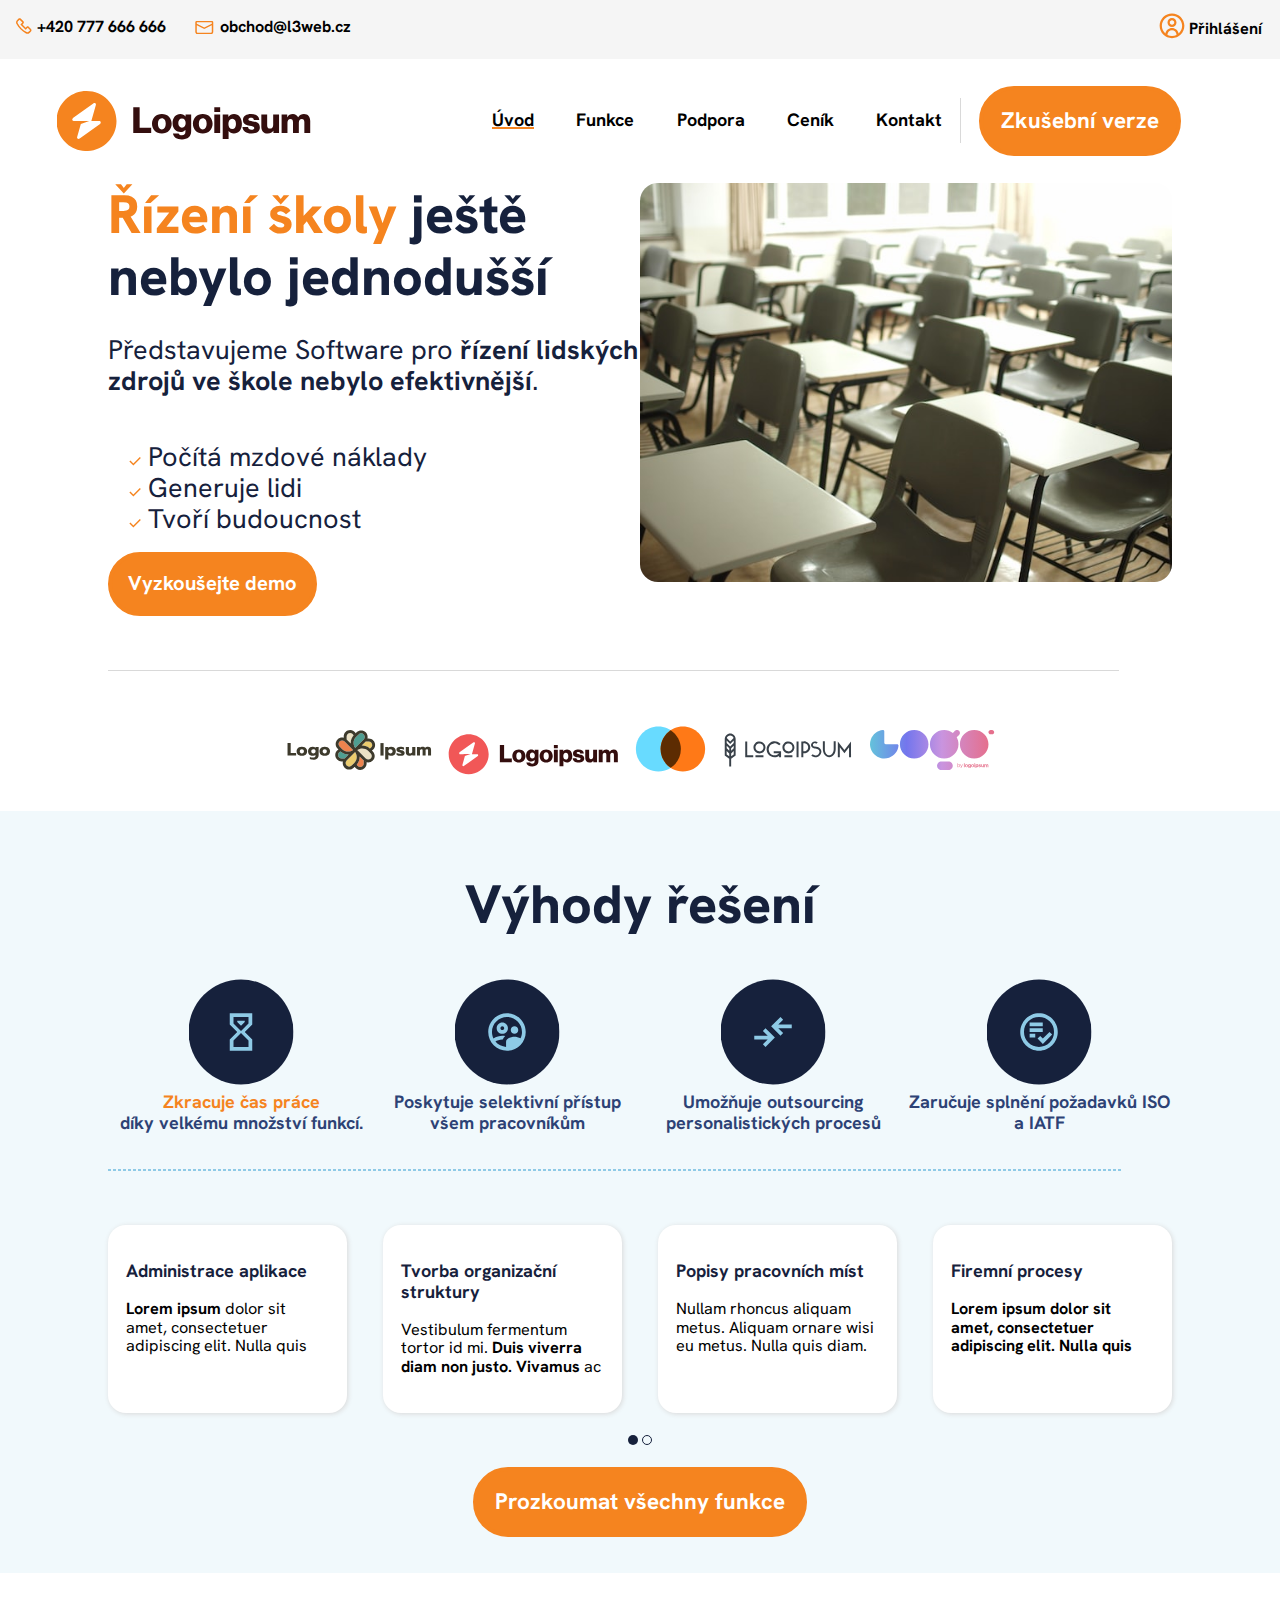
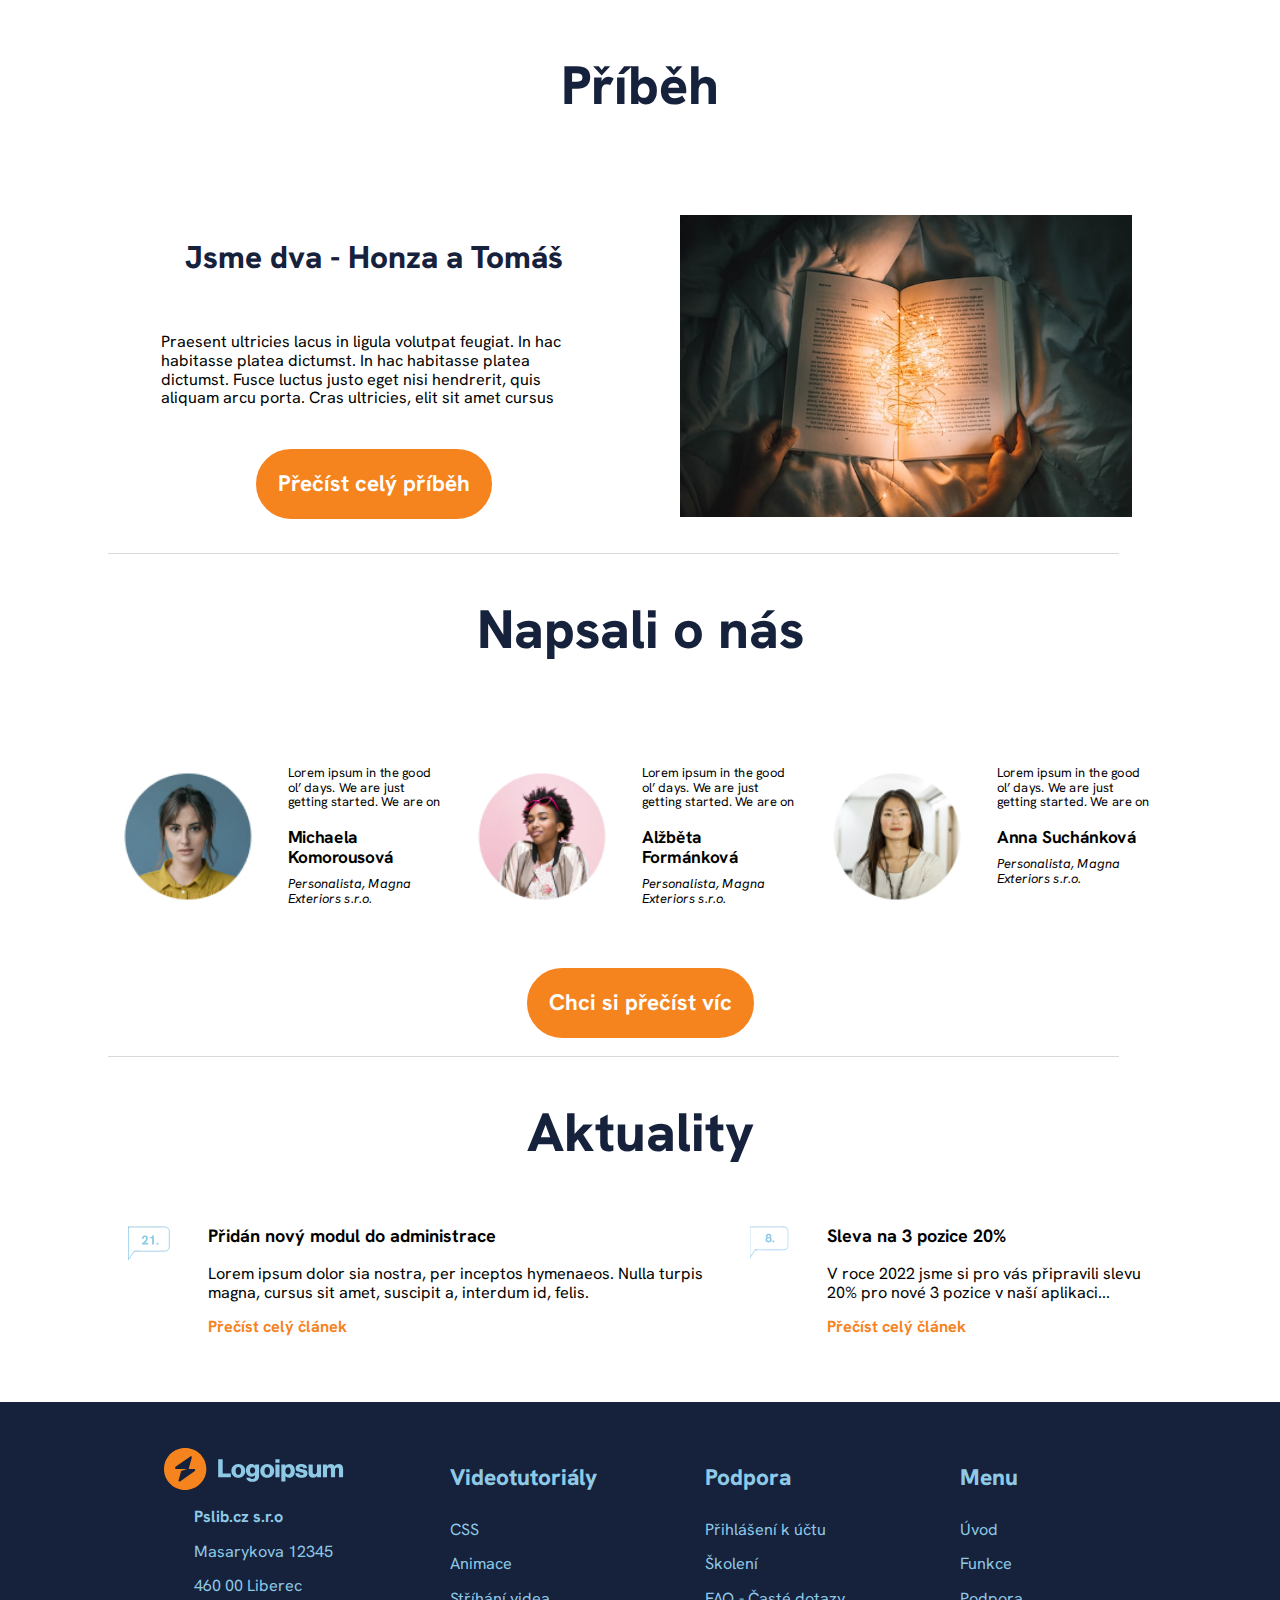
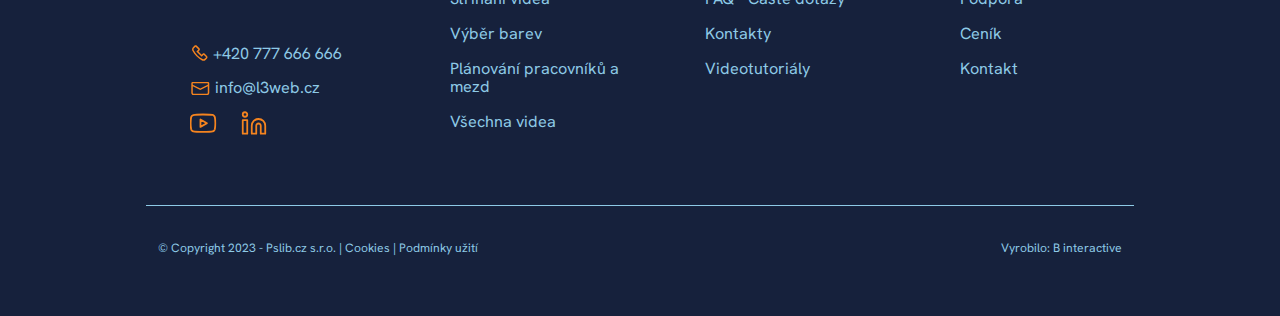
<file: index.html>
<!DOCTYPE html>
<html lang="cs">
<head>
    <meta charset="UTF-8">
    <meta http-equiv="X-UA-Compatible" content="IE=edge">
    <meta name="viewport" content="width=device-width, initial-scale=1.0">
    <link rel="stylesheet" href="css/normalize.css">
    <link rel="stylesheet" href="css/font.css">
    <link rel="stylesheet" href="css/main.css">
    <link rel="stylesheet" href="css/hamburger.css">
    <script src="hamburger.js"></script>
    <title>Logoipsum | Homepage</title>
</head>
<body>
    <header class="header">
        <div class="header__kontakt">
            <address class="header__kontakt__address">
                <div class="header__kontakt--phone phone smalltext bold"><a href="tel:+420777666666">+420 777 666 666</a></div>
                <div class="header__kontakt--mail mail smalltext bold"><a href="mailto:obchod@l3web.cz">obchod@l3web.cz</a></div>
            </address>
            <div class="header__kontakt--login">
                <p class="login smalltext bold"><a href="">Přihlášení</a></p>
            </div>
        </div>
        <h1 class="logo--hidden">Logoipsum</h1>
        <div class="header__box">
            <div class="logo--img header__logo--img">
                <a href="index.html">
                    <img src="ico/logo-default.svg" alt="Logoipsum">
                </a>
            </div >
            <div class="hamburger__box">
                <div class="hamburger-row">
                    <a href="javascript:void(0)" class="hamburger hamburger-btn hamburger-zone">
                        <span></span>
                        <span></span>
                        <span></span>
                    </a>
                </div>
                <nav class="hamburger-nav hamburger-zone bold">
                    <ul>
                        <li class="li--uvod"><a href="index.html">Úvod</a></li>
                        <li class="li--funkce"><a href="funkce.html">Funkce</a></li>
                        <li><a href="">Podpora</a></li>
                        <li><a href="">Ceník</a></li>
                        <li class="li--kontakt"><a href="kontakt.html">Kontakt</a></li>
                    </ul>
                </nav>
            </div >
            <div class="header__aside">
            <nav class="header__menu header__menu--uvod bold">
                <ul>
                    <li class="li--uvod"><a href="index.html">Úvod</a></li>
                    <li class="li--funkce"><a href="funkce.html">Funkce</a></li>
                    <li><a href="">Podpora</a></li>
                    <li><a href="">Ceník</a></li>
                    <li class="li--kontakt"><a href="kontakt.html">Kontakt</a></li>
                </ul>
            </nav>
            <p class="button header__button"><a href="">Zkušební verze</a></p>
        </div>
        </div> 
        
    </header>
    <main class="main">
        <section class="section skola">
                <header class="section__header">
                    <h2><span class="orange">Řízení školy</span> ještě nebylo jednodušší</h2>
                </header>
                <p class="navy">Představujeme Software pro <span class="bold">řízení lidských zdrojů ve škole nebylo efektivnější</span>.</p>
                    <ul class="skola__list">
                            <li class="smalltext navy">Počítá mzdové náklady</li>
                            <li class="smalltext navy">Generuje lidi</li>
                            <li class="smalltext navy">Tvoří budoucnost</li>
                    </ul>
                <p class="button skola__button"><a href="">Vyzkoušejte demo</a></p>
                <figure class="figure skola__figure">
                    <img src="img/school-small.jpg" alt="Prázdná školní třída">
                    <figcaption>Prázdná školní třída</figcaption>
                </figure>
        </section>
        <div class="sponsors">
            <figure class="figure sponsors__logo--one">
                <img src="ico/sponsor1.svg" alt="Logo prvního sponzora">
            </figure >
            <figure class="figure sponsors__logo--two">
                <img src="ico/sponsor2.svg" alt="Logo druhého sponzora">
            </figure>
            <figure class="figure sponsors__logo--three">
                <img src="ico/sponsor3.svg" alt="Logo třetího sponzora">
            </figure>
            <figure class="figure sponsors__logo--four">
                <img src="ico/sponsor4.svg" alt="Logo čtvrtého sponzora">
            </figure>
            <figure class="figure sponsors__logo--five">
                <img src="ico/sponsor5.svg" alt="Logo pátého sponzora">
            </figure>
        </div>
        <section class="section vyhody">
            <header class="section__header">
                <h2>Výhody řešení </h2>
            </header>
                <div class="vyhody__icons">
                    <p class="vyhody__icons--time bold blue"><span class="orange">Zkracuje čas práce</span> díky velkému množství funkcí.</p>
                    <p class="vyhody__icons--people bold blue">Poskytuje selektivní přístup všem pracovníkům</p>
                    <p class="vyhody__icons--arrows bold blue">Umožňuje outsourcing personalistických procesů</p>
                    <p class="vyhody__icons--note bold blue">Zaručuje splnění požadavků ISO a IATF</p>
                </div>
                <div class="vyhody__slider vyhody__slider--uvod">
                    <a href="funkce.html" class="vyhody__slider__item">
                        <header class="vyhody__slider__item__header navy">
                            <p class="bold">Administrace aplikace</p>
                        </header>
                        <p class="smalltext"><span class="bold">Lorem ipsum</span> dolor sit amet, consectetuer adipiscing elit. Nulla quis diam. Vivamus luctus egestas leo. Class aptent taciti sociosqu ad litora torquent per conubia nostra, per inceptos hymenaeos. Nulla turpis magna, cursus sit amet, suscipit a, interdum id, felis.</p>
                    </a>
                    <a href="funkce.html" class="vyhody__slider__item">
                        <header class="vyhody__slider__item__header navy">
                            <p class="bold">Tvorba organizační struktury</p>
                        </header>
                        <p class="smalltext">Vestibulum fermentum tortor id mi. <span class="bold">Duis viverra diam non justo. Vivamus</span> ac leo pretium faucibus. Aenean placerat. Fusce tellus</p>
                    </a>
                        <a href="funkce.html" class="vyhody__slider__item">
                        <header class="vyhody__slider__item__header navy">
                            <p class="bold">Popisy pracovních míst</p>
                        </header>
                        <p class="smalltext">Nullam rhoncus aliquam metus. Aliquam ornare wisi eu metus. Nulla quis diam. Maecenas libero. Nunc auctor. Duis viverra d</p>
                    </a>
                    <a href="funkce.html" class="vyhody__slider__item">
                        <header class="vyhody__slider__item__header navy">
                            <p class="bold">Firemní procesy</p>
                        </header>
                        <p class="bold smalltext">Lorem ipsum dolor sit amet, consectetuer adipiscing elit. Nulla quis diam. Vivamus luctus egestas leo. Class aptent taciti sociosqu ad litora torquent per conubia nostra, per inceptos hymenaeos. Nulla turpis magna, cursus sit amet, suscipit a, interdum id, felis.;</p>
                    </a>
                </div>
                <p class="button vyhody__button"><a href="funkce.html">Prozkoumat všechny funkce</a></p>
        </section>
        <section class="section pribeh">
            <header class="section__header">
                <h2>Příběh</h2>
            </header>
            <div class="pribeh__box">
                <h3>Jsme dva - Honza a Tomáš</h3>
                <p class="smalltext">Praesent ultricies lacus in ligula volutpat feugiat. In hac habitasse platea dictumst. In hac habitasse platea dictumst. 
                    Fusce luctus justo eget nisi hendrerit, quis aliquam arcu porta. Cras ultricies, elit sit amet cursus consectetur, risus felis ullamcorper nulla, ut scelerisque sapien lorem non sem. Integer vestibulum ornare ligula, a placerat lectus volutpat ultrices. Aliquam commodo malesuada purus a mollis. Vestibulum pulvinar aliquam libero eu consequat. Cras massa orci, ultrices sed scelerisque id, semper vel neque. Proin a turpis quis nibh cursus hendrerit sit amet vel libero. Nullam sit amet laoreet ante. Mauris sit amet mi vitae arcu dignissim porttitor et in arcu. Nullam eleifend molestie arcu, pretium fermentum orci feugiat eget. Integer dapibus tincidunt ipsum, at rutrum magna rutrum at. Quisque pretium convallis vestibulum.
                </p>
            </div >
            <figure class="pribeh__figure">
                <img src="img/story-small.jpg" alt="Kniha se zajímavým příběhem">
                <figcaption>Kniha se zajímavým příběhem</figcaption>
            </figure>
            <p class="button pribeh__button"><a href="">Přečíst celý příběh</a></p>
        </section>
        <section class="section o-nas">
            <header class="section__header">
                <h2>Napsali o nás</h2>
            </header>
            <div class="o-nas__main">
                <div class="o-nas__main__article">
                    <figure class="figure">
                        <img src="img/michaela.jpg" alt="Michaela Komorousová">
                        <figcaption>Michaela Komorousová</figcaption>
                    </figure>
                        <div class="o-nas__main__article__text">
                            <p class="smalltext">Lorem ipsum in the good ol’ days. We are just getting started. We are on the ground floor. Success feeds pride. Pride kills urgency. So nothing fails like success. We always bring our best. Nothing is more fun than serving God with people you love. We are spiritual contributors not spiritual consumers. We give up things we love for things we love move. We are all about the capital C Church. We impress people with our strengths but we connect with people through our weaknesses. We are faith-filled, big-thinking, bet-the-farm risk takers. We will never insult God with safe thinking and safe living. People need to be reminded much more than they need to be instructed. We believe the local church is the hope of the world. Trust the process. What you fear the most reveals where you trust God the least. We can do infinitely more together than we can apart. We want to be known for what we are for, not for what we are against.  If we live with integrity, nothing else matters. You don’t have to have the faith to finish, just the faith to start. The Church should be a place where people can belong before they believe. If we don’t live with integrity, nothing else matters. What you hear matters and what you don’t hear matters. We will do anything short of sin to reach people who don’t know Christ. We will laugh hard, loud, and often.  Less is more. Stress is bad. Giving is good. Tomorrow matters. To reach people no one is reaching, we’ll have to do what no one is doing. Just because God is silent doesn’t mean God is absent. Excellence honors God and inspires people. The church does not exist for us. We are the Church, and we exist for the world. Because of what He did, this is what we do. We are a micro-church with a mega-vision.  An average plan implemented today is better than an great plan started a month from now. The difference between where you are and where God wants you to be is the pain you’re unwilling to endure.</p>
                            <p class="o-nas__main__article__text__name">Michaela Komorousová</p>
                            <p class="o-nas__main__article__text__italic">Personalista, Magna Exteriors s.r.o.</p>
                        </div >
                </div>
                <div class="o-nas__main__article">
                    <figure class="figure">
                        <img src="img/alzbeta.jpg" alt="Alžběta Formánková">
                        <figcaption>Alžběta Formánková</figcaption>
                    </figure>
                    <div class="o-nas__main__article__text">
                        <p class="smalltext">Lorem ipsum in the good ol’ days. We are just getting started. We are on the ground floor. Success feeds pride. Pride kills urgency. So nothing fails like success. We always bring our best. Nothing is more fun than serving God with people you love. We are spiritual contributors not spiritual consumers. We give up things we love for things we love move. We are all about the capital C Church. We impress people with our strengths but we connect with people through our weaknesses. We are faith-filled, big-thinking, bet-the-farm risk takers. We will never insult God with safe thinking and safe living. People need to be reminded much more than they need to be instructed. We believe the local church is the hope of the world. Trust the process. What you fear the most reveals where you trust God the least. We can do infinitely more together than we can apart. We want to be known for what we are for, not for what we are against.  If we live with integrity, nothing else matters. You don’t have to have the faith to finish, just the faith to start. The Church should be a place where people can belong before they believe. If we don’t live with integrity, nothing else matters. What you hear matters and what you don’t hear matters. We will do anything short of sin to reach people who don’t know Christ. We will laugh hard, loud, and often.  Less is more. Stress is bad. Giving is good. Tomorrow matters. To reach people no one is reaching, we’ll have to do what no one is doing. Just because God is silent doesn’t mean God is absent. Excellence honors God and inspires people. The church does not exist for us. We are the Church, and we exist for the world. Because of what He did, this is what we do. We are a micro-church with a mega-vision.  An average plan implemented today is better than an great plan started a month from now. The difference between where you are and where God wants you to be is the pain you’re unwilling to endure.</p>
                        <p class="o-nas__main__article__text__name">Alžběta Formánková</p>
                        <p class="o-nas__main__article__text__italic">Personalista, Magna Exteriors s.r.o.</p>
                    </div>
                </div>
                <div class="o-nas__main__article">
                    <figure class="figure">
                        <img src="img/anna.jpg" alt="Anna Suchánková">
                        <figcaption>Anna Suchánková</figcaption>
                    </figure>
                    <div class="o-nas__main__article__text">
                        <p class="smalltext">Lorem ipsum in the good ol’ days. We are just getting started. We are on the ground floor. Success feeds pride. Pride kills urgency. So nothing fails like success. We always bring our best. Nothing is more fun than serving God with people you love. We are spiritual contributors not spiritual consumers. We give up things we love for things we love move. We are all about the capital C Church. We impress people with our strengths but we connect with people through our weaknesses. We are faith-filled, big-thinking, bet-the-farm risk takers. We will never insult God with safe thinking and safe living. People need to be reminded much more than they need to be instructed. We believe the local church is the hope of the world. Trust the process. What you fear the most reveals where you trust God the least. We can do infinitely more together than we can apart. We want to be known for what we are for, not for what we are against.  If we live with integrity, nothing else matters. You don’t have to have the faith to finish, just the faith to start. The Church should be a place where people can belong before they believe. If we don’t live with integrity, nothing else matters. What you hear matters and what you don’t hear matters. We will do anything short of sin to reach people who don’t know Christ. We will laugh hard, loud, and often.  Less is more. Stress is bad. Giving is good. Tomorrow matters. To reach people no one is reaching, we’ll have to do what no one is doing. Just because God is silent doesn’t mean God is absent. Excellence honors God and inspires people. The church does not exist for us. We are the Church, and we exist for the world. Because of what He did, this is what we do. We are a micro-church with a mega-vision.  An average plan implemented today is better than an great plan started a month from now. The difference between where you are and where God wants you to be is the pain you’re unwilling to endure.</p>
                        <p class="o-nas__main__article__text__name">Anna Suchánková</p>
                        <p class="o-nas__main__article__text__italic">Personalista, Magna Exteriors s.r.o.</p>
                    </div>
                </div>
            </div>
            <p class="button o-nas__button"><a href="">Chci si přečíst víc</a></p>
        </section>
        <section class="section aktuality">
            <header class="section__header">
                <h2>Aktuality</h2>
            </header>
            <div class="aktuality__main">
                <div class="aktuality__main__item aktuality__main__item--first">
                        <div>
                            <p class="aktuality__main__item__header bold">Přidán nový modul do administrace</p>
                            <p class="smalltext">Lorem ipsum dolor sia nostra, per inceptos hymenaeos. Nulla turpis magna, cursus sit amet, suscipit a, interdum id, felis.</p>
                            <p class="aktuality__main__item__button bold smalltext"><a href="">Přečíst celý článek</a></p>
                        </div>
                </div>
                <div class="aktuality__main__item aktuality__main__item--second">
                    <div>
                        <p class="aktuality__main__item__header bold">Sleva na  3 pozice 20%</p>
                        <p class="smalltext">V roce 2022 jsme si pro vás připravili slevu 20% pro nové 3 pozice v naší aplikaci...</p>
                        <p class="aktuality__main__item__button bold smalltext"><a href="">Přečíst celý článek</a></p>
                    </div>
                </div>
            </div>
        </section>
    </main>
    <footer class="footer">
        <div class="footer__grid">
            <div class="footer__kontakt footer__grid__box">
                <div class="logo--img footer__logo--img">
                    <a href="index.html">
                        <img src="ico/logo-footer.svg" alt="">
                    </a>
                </div>
                <address class="footer__kontakt__address">
                    <p class="bold">Pslib.cz s.r.o</p>
                    <p>Masarykova 12345</p>
                    <p>460 00 Liberec</p>
                </address>
                <address class="footer__kontakt__ico">
                    <p class="phone"><a href="tel:+420777666666">+420 777 666 666</a></p>
                    <p class="mail"><a href="mailto:info@l3web.cz">info@l3web.cz</a></p>
                </address>
                <div class="footer__kontakt__socials">
                    <a href="">
                        <img src="ico/youtube.svg" alt="YouTube">
                    </a>
                    <a href="">
                        <img src="ico/linkedin.svg" alt="Linkedin">
                    </a>
                </div>
            </div>
            <div class="footer_videos footer__grid__box">
                <div class="footer__header">
                    <h4>Videotutoriály</h4>
                </div>
                <p><a href="">CSS</a></p>
                <p><a href="">Animace</a></p>
                <p><a href="">Stříhání videa</a></p>
                <p><a href="">Výběr barev</a></p>
                <p><a href="">Plánování pracovníků a mezd</a></p>
                <p><a href="">Všechna videa</a></p>
            </div>
            <div class="footer__support footer__grid__box">
                <div class="footer__header">
                    <h4>Podpora</h4>
                </div>
                <p><a href="">Přihlášení k účtu</a></p>
                <p><a href="">Školení</a></p>
                <p><a href="">FAQ - Časté dotazy</a></p>
                <p><a href="kontakt.html">Kontakty</a></p>
                <p><a href="">Videotutoriály</a></p>
            </div>
            <div class="footer__menu footer__grid__box">
                <div class="footer__header">
                    <h4>Menu</h4>
                </div>
                <p><a href="">Úvod</a></p>
                <p><a href="funkce.html">Funkce</a></p>
                <p><a href="">Podpora</a></p>
                <p><a href="">Ceník</a></p>
                <p><a href="kontakt.html">Kontakt</a></p>
            </div>
        </div>
        <div class="footer__footer">
            <div class="footer__footer__flex">
                <p>© Copyright 2023 - Pslib.cz s.r.o.   |<a href="">   Cookies    </a>|<a href="">   Podmínky užití</a></p>
                <p>Vyrobilo: B interactive</p>
            </div>
        </div>
    </footer>
</body>
</html>
</file>
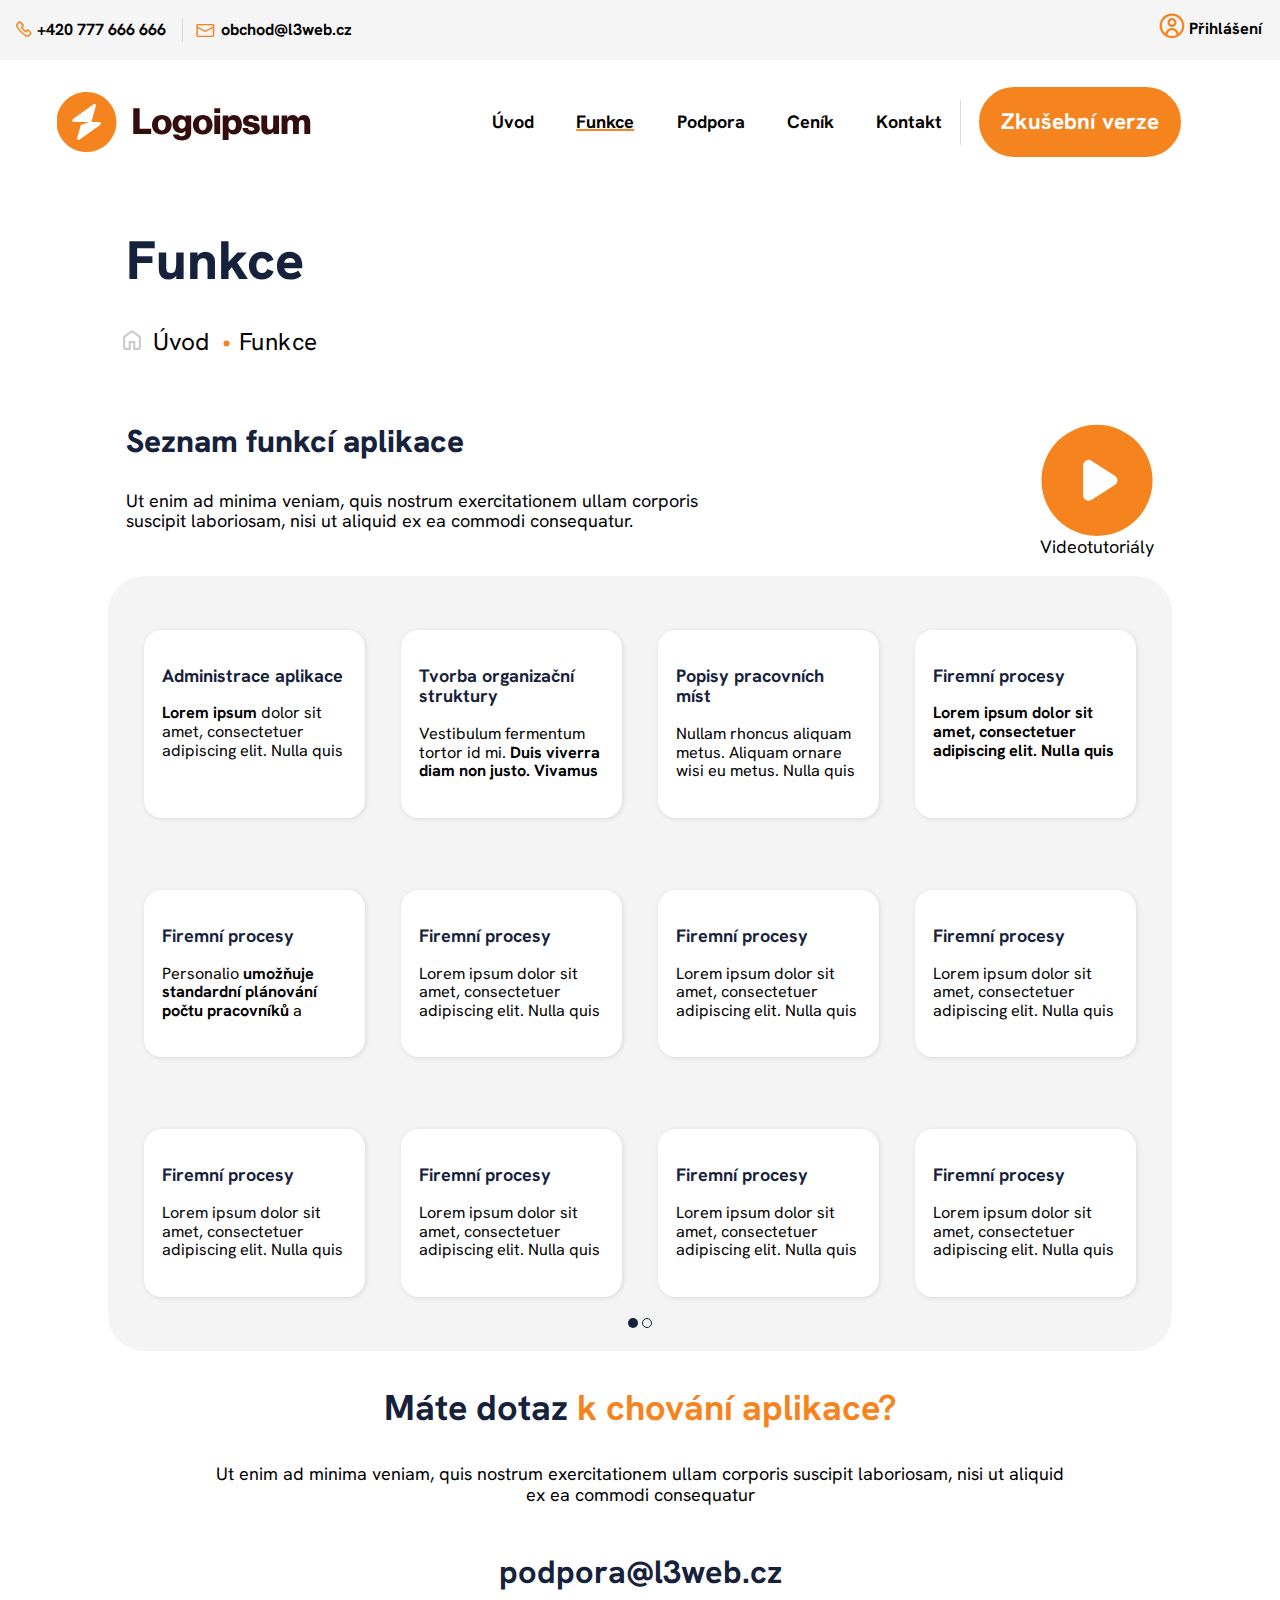
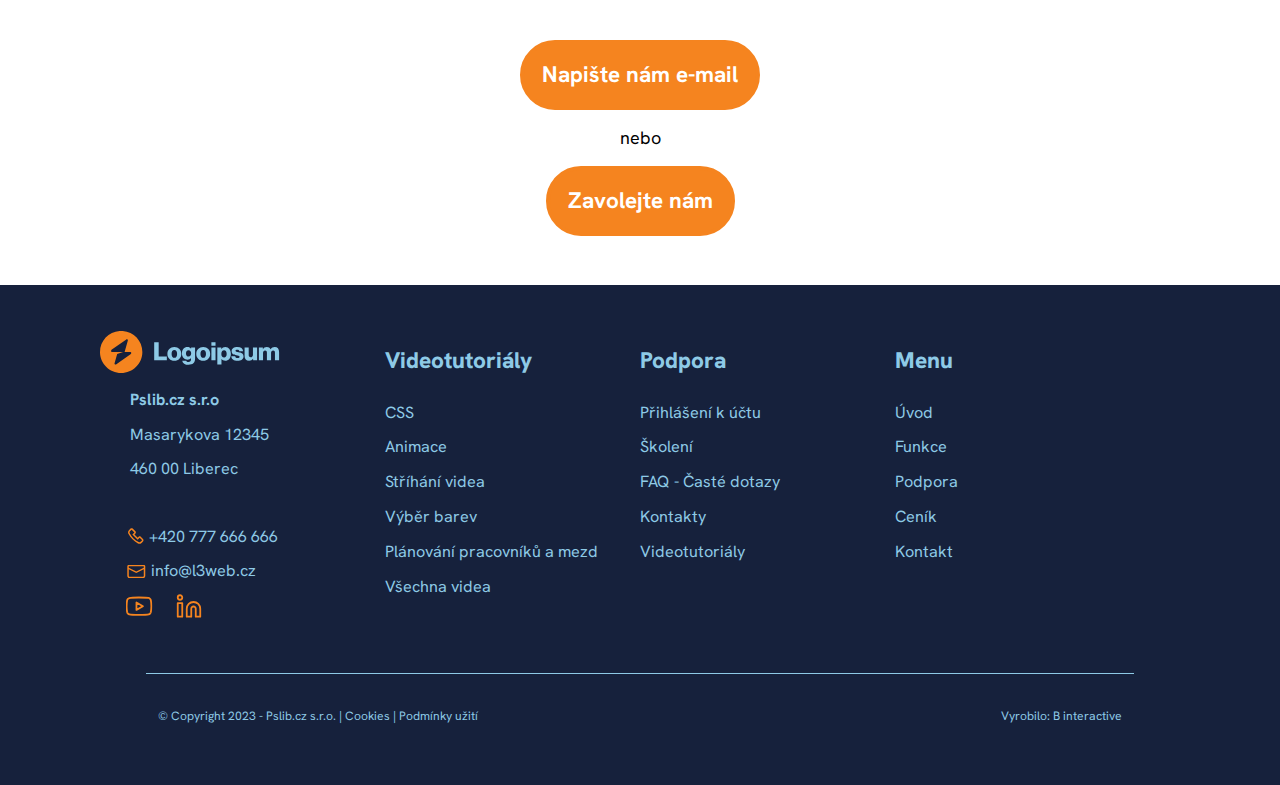
<file: funkce.html>
<!DOCTYPE html>
<html lang="cs">
<head>
    <meta charset="UTF-8">
    <meta http-equiv="X-UA-Compatible" content="IE=edge">
    <meta name="viewport" content="width=device-width, initial-scale=1.0">
    <link rel="stylesheet" href="css/normalize.css">
    <link rel="stylesheet" href="css/font.css">
    <link rel="stylesheet" href="css/main.css">
    <link rel="stylesheet" href="css/hamburger.css">
    <script src="hamburger.js"></script>
    <title>Logoipsum | Funkce</title>
</head>
<body>
    <header class="header">
        <div class="header__kontakt">
            <address class="header__kontakt__address">
                <p class="header__kontakt--phone phone smalltext bold"><a href="tel:+420777666666">+420 777 666 666</a></p>
                <p class="header__kontakt--mail mail smalltext bold"><a href="mailto:obchod@l3web.cz">obchod@l3web.cz</a></p>
            </address>
            <div class="header__kontakt--login">
                <p class="login smalltext bold"><a href="">Přihlášení</a></p>
            </div>
        </div>
        <h1 class="logo--hidden">Logoipsum</h1>
        <div class="header__box">
            <div class="logo--img header__logo--img">
                <a href="index.html">
                    <img src="ico/logo-default.svg" alt="Logoipsum">
                </a>
            </div >
            <div class="hamburger__box">
                <div class="hamburger-row">
                    <a href="javascript:void(0)" class="hamburger hamburger-btn hamburger-zone">
                        <span></span>
                        <span></span>
                        <span></span>
                    </a>
                </div>
                <nav class="hamburger-nav hamburger-zone bold">
                    <ul>
                        <li class="li--uvod"><a href="index.html">Úvod</a></li>
                        <li class="li--funkce"><a href="funkce.html">Funkce</a></li>
                        <li><a href="">Podpora</a></li>
                        <li><a href="">Ceník</a></li>
                        <li class="li--kontakt"><a href="">Kontakt</a></li>
                    </ul>
                </nav>
            </div >
            <div class="header__aside">
                <nav class="header__menu header__menu--funkce bold">
                    <ul>
                        <li class="li--uvod"><a href="index.html">Úvod</a></li>
                        <li class="li--funkce"><a href="funkce.html">Funkce</a></li>
                        <li><a href="">Podpora</a></li>
                        <li><a href="">Ceník</a></li>
                        <li class="li--kontakt"><a href="kontakt.html">Kontakt</a></li>
                    </ul>
                </nav>
                <p class="button header__button"><a href="">Zkušební verze</a></p>
           </div>
        </div> 
        <div class="header__box--funkce">
            <div class="header__path smalltext">
                <a href="index.html">
                    <img src="ico/home.svg" alt="Tlačítko domů">
                </a>
                <a href="index.html">Úvod</a>
                <a href="funkce.html" class="header__path__funkce">Funkce</a>
            </div>
            <h2>Funkce</h2>
        </div>
    </header>
    <main class="main main--funkce">
        <header class="main__header">
            <div>
                <h3>Seznam funkcí aplikace</h3>
                <p>Ut enim ad minima veniam, quis nostrum exercitationem ullam corporis suscipit laboriosam, nisi ut aliquid ex ea commodi consequatur.</p>
            </div>
            <div class="main__header__video">
                <a href="" class="ico-video--regular">
                    <img src="ico/video.svg" alt="Videotutoriály tlačítko">
                </a>
                <a href="" class="ico-video--hover">
                    <img src="ico/video-hover.svg" alt="Videotutoriály tlačítko">
                </a>
                <a href="">Videotutoriály</a>
            </div>
        </header>
        <div class="section vyhody__slider vyhody__slider--funkce">
            <a href="" class="vyhody__slider__item">
                <header class="vyhody__slider__item__header navy">
                    <p class="bold">Administrace aplikace</p>
                </header>
                <p class="smalltext"><span class="bold">Lorem ipsum</span> dolor sit amet, consectetuer adipiscing elit. Nulla quis diam. Vivamus luctus egestas leo. Class aptent taciti sociosqu ad litora torquent per conubia nostra, per inceptos hymenaeos. Nulla turpis magna, cursus sit amet, suscipit a, interdum id, felis.</p>
            </a>
            <a href="" class="vyhody__slider__item">
                <header class="vyhody__slider__item__header navy">
                    <p class="bold">Tvorba organizační struktury</p>
                </header>
                <p class="smalltext">Vestibulum fermentum tortor id mi. <span class="bold">Duis viverra diam non justo. Vivamus</span> ac leo pretium faucibus. Aenean placerat. Fusce tellus</p>
            </a>
            <a href="" class="vyhody__slider__item">
                <header class="vyhody__slider__item__header navy">
                    <p class="bold">Popisy pracovních míst</p>
                </header>
                <p class="smalltext">Nullam rhoncus aliquam metus. Aliquam ornare wisi eu metus. Nulla quis diam. Maecenas libero. Nunc auctor. Duis viverra d</p>
            </a>
            <a href="" class="vyhody__slider__item">
                <header class="vyhody__slider__item__header navy">
                    <p class="bold">Firemní procesy</p>
                </header>
                <p class="bold smalltext">Lorem ipsum dolor sit amet, consectetuer adipiscing elit. Nulla quis diam. Vivamus luctus egestas leo. Class aptent taciti sociosqu ad litora torquent per conubia nostra, per inceptos hymenaeos. Nulla turpis magna, cursus sit amet, suscipit a, interdum id, felis.;</p>
            </a>
            <a href="" class="vyhody__slider__item">
                <header class="vyhody__slider__item__header navy">
                    <p class="bold">Firemní procesy</p>
                </header>
                <p class="smalltext">Personalio <span class="bold">umožňuje standardní plánování počtu pracovníků</span> a Integer malesuada. Nullam faucibus mi quis velit. Fusce consectetuer risus a nunc. Nam quis nulla. Nemo enim ipsam voluptatem quia voluptasmzdových rozpočtů pro fiskální rok.</p>
            </a>
            <a href="" class="vyhody__slider__item">
                <header class="vyhody__slider__item__header navy">
                    <p class="bold">Firemní procesy</p>
                </header>
                <p class="smalltext">Lorem ipsum dolor sit amet, consectetuer adipiscing elit. Nulla quis diam. Vivamus luctus egestas leo. Class aptent taciti sociosqu ad litora torquent per conubia nostra, per inceptos hymenaeos. Nulla turpis magna, cursus sit amet, suscipit a, interdum id, felis.;</p>
            </a>
            <a href="" class="vyhody__slider__item">
                <header class="vyhody__slider__item__header navy">
                    <p class="bold">Firemní procesy</p>
                </header>
                <p class="smalltext">Lorem ipsum dolor sit amet, consectetuer adipiscing elit. Nulla quis diam. Vivamus luctus egestas leo. Class aptent taciti sociosqu ad litora torquent per conubia nostra, per inceptos hymenaeos. Nulla turpis magna, cursus sit amet, suscipit a, interdum id, felis.;</p>
            </a>
            <a href="" class="vyhody__slider__item">
                <header class="vyhody__slider__item__header navy">
                    <p class="bold">Firemní procesy</p>
                </header>
                <p class="smalltext">Lorem ipsum dolor sit amet, consectetuer adipiscing elit. Nulla quis diam. Vivamus luctus egestas leo. Class aptent taciti sociosqu ad litora torquent per conubia nostra, per inceptos hymenaeos. Nulla turpis magna, cursus sit amet, suscipit a, interdum id, felis.;</p>
            </a>
            <a href="" class="vyhody__slider__item">
                <header class="vyhody__slider__item__header navy">
                    <p class="bold">Firemní procesy</p>
                </header>
                <p class="smalltext">Lorem ipsum dolor sit amet, consectetuer adipiscing elit. Nulla quis diam. Vivamus luctus egestas leo. Class aptent taciti sociosqu ad litora torquent per conubia nostra, per inceptos hymenaeos. Nulla turpis magna, cursus sit amet, suscipit a, interdum id, felis.;</p>
            </a>
            <a href="" class="vyhody__slider__item">
                <header class="vyhody__slider__item__header navy">
                    <p class="bold">Firemní procesy</p>
                </header>
                <p class="smalltext">Lorem ipsum dolor sit amet, consectetuer adipiscing elit. Nulla quis diam. Vivamus luctus egestas leo. Class aptent taciti sociosqu ad litora torquent per conubia nostra, per inceptos hymenaeos. Nulla turpis magna, cursus sit amet, suscipit a, interdum id, felis.;</p>
            </a>
            <a href="" class="vyhody__slider__item">
                <header class="vyhody__slider__item__header navy">
                    <p class="bold">Firemní procesy</p>
                </header>
                <p class="smalltext">Lorem ipsum dolor sit amet, consectetuer adipiscing elit. Nulla quis diam. Vivamus luctus egestas leo. Class aptent taciti sociosqu ad litora torquent per conubia nostra, per inceptos hymenaeos. Nulla turpis magna, cursus sit amet, suscipit a, interdum id, felis.;</p>
            </a>
            <a href="" class="vyhody__slider__item">
                <header class="vyhody__slider__item__header navy">
                    <p class="bold">Firemní procesy</p>
                </header>
                <p class="smalltext">Lorem ipsum dolor sit amet, consectetuer adipiscing elit. Nulla quis diam. Vivamus luctus egestas leo. Class aptent taciti sociosqu ad litora torquent per conubia nostra, per inceptos hymenaeos. Nulla turpis magna, cursus sit amet, suscipit a, interdum id, felis.;</p>
            </a>
        </div>
        <section class="section section__questions">
            <h3 class="bold navy section__questions__header">Máte dotaz <span class="orange">k chování aplikace?</span></h3>
            <p>Ut enim ad minima veniam, quis nostrum exercitationem ullam corporis suscipit laboriosam, nisi ut aliquid ex ea commodi consequatur</p>
            <a href="mailto:podpora@l3web.cz" class="section__questions__mail bold navy">podpora@l3web.cz</a>
            <p class="button"><a href="">Napište nám e-mail</a></p>
            <p>nebo</p>
            <p class="button"><a href="">Zavolejte nám</a></p>
        </section>
    </main>
    <footer class="footer">
        <div class="footer__grid">
            <div class="footer__kontakt">
                <div class="logo--img footer__logo--img">
                    <a href="index.html">
                        <img src="ico/logo-footer.svg" alt="">
                    </a>
                </div>
                <address class="footer__kontakt__address">
                    <p class="bold">Pslib.cz s.r.o</p>
                    <p>Masarykova 12345</p>
                    <p>460 00 Liberec</p>
                </address>
                <address class="footer__kontakt__ico">
                    <p class="phone"><a href="tel:+420777666666">+420 777 666 666</a></p>
                    <p class="mail"><a href="mailto:info@l3web.cz">info@l3web.cz</a></p>
                </address>
                <div class="footer__kontakt__socials">
                    <a href="">
                        <img src="ico/youtube.svg" alt="YouTube">
                    </a>
                    <a href="">
                        <img src="ico/linkedin.svg" alt="Linkedin">
                    </a>
                </div>
            </div>
            <div class="footer_videos">
                <div class="footer__header">
                    <h4>Videotutoriály</h4>
                </div>
                <p><a href="">CSS</a></p>
                <p><a href="">Animace</a></p>
                <p><a href="">Stříhání videa</a></p>
                <p><a href="">Výběr barev</a></p>
                <p><a href="">Plánování pracovníků a mezd</a></p>
                <p><a href="">Všechna videa</a></p>
            </div>
            <div class="footer__support">
                <div class="footer__header">
                    <h4>Podpora</h4>
                </div>
                <p><a href="">Přihlášení k účtu</a></p>
                <p><a href="">Školení</a></p>
                <p><a href="">FAQ - Časté dotazy</a></p>
                <p><a href="kontakt.html">Kontakty</a></p>
                <p><a href="">Videotutoriály</a></p>
            </div>
            <div class="footer__menu">
                <div class="footer__header">
                    <h4>Menu</h4>
                </div>
                <p><a href="">Úvod</a></p>
                <p><a href="funkce.html">Funkce</a></p>
                <p><a href="">Podpora</a></p>
                <p><a href="">Ceník</a></p>
                <p><a href="kontakt.html">Kontakt</a></p>
            </div>
        </div>
        <div class="footer__footer">
            <div class="footer__footer__flex">
                <p>© Copyright 2023 - Pslib.cz s.r.o.   |<a href="">   Cookies    </a>|<a href="">   Podmínky užití</a></p>
                <p>Vyrobilo: B interactive</p>
            </div>
        </div>
    </footer>
</body>
</html>
</file>
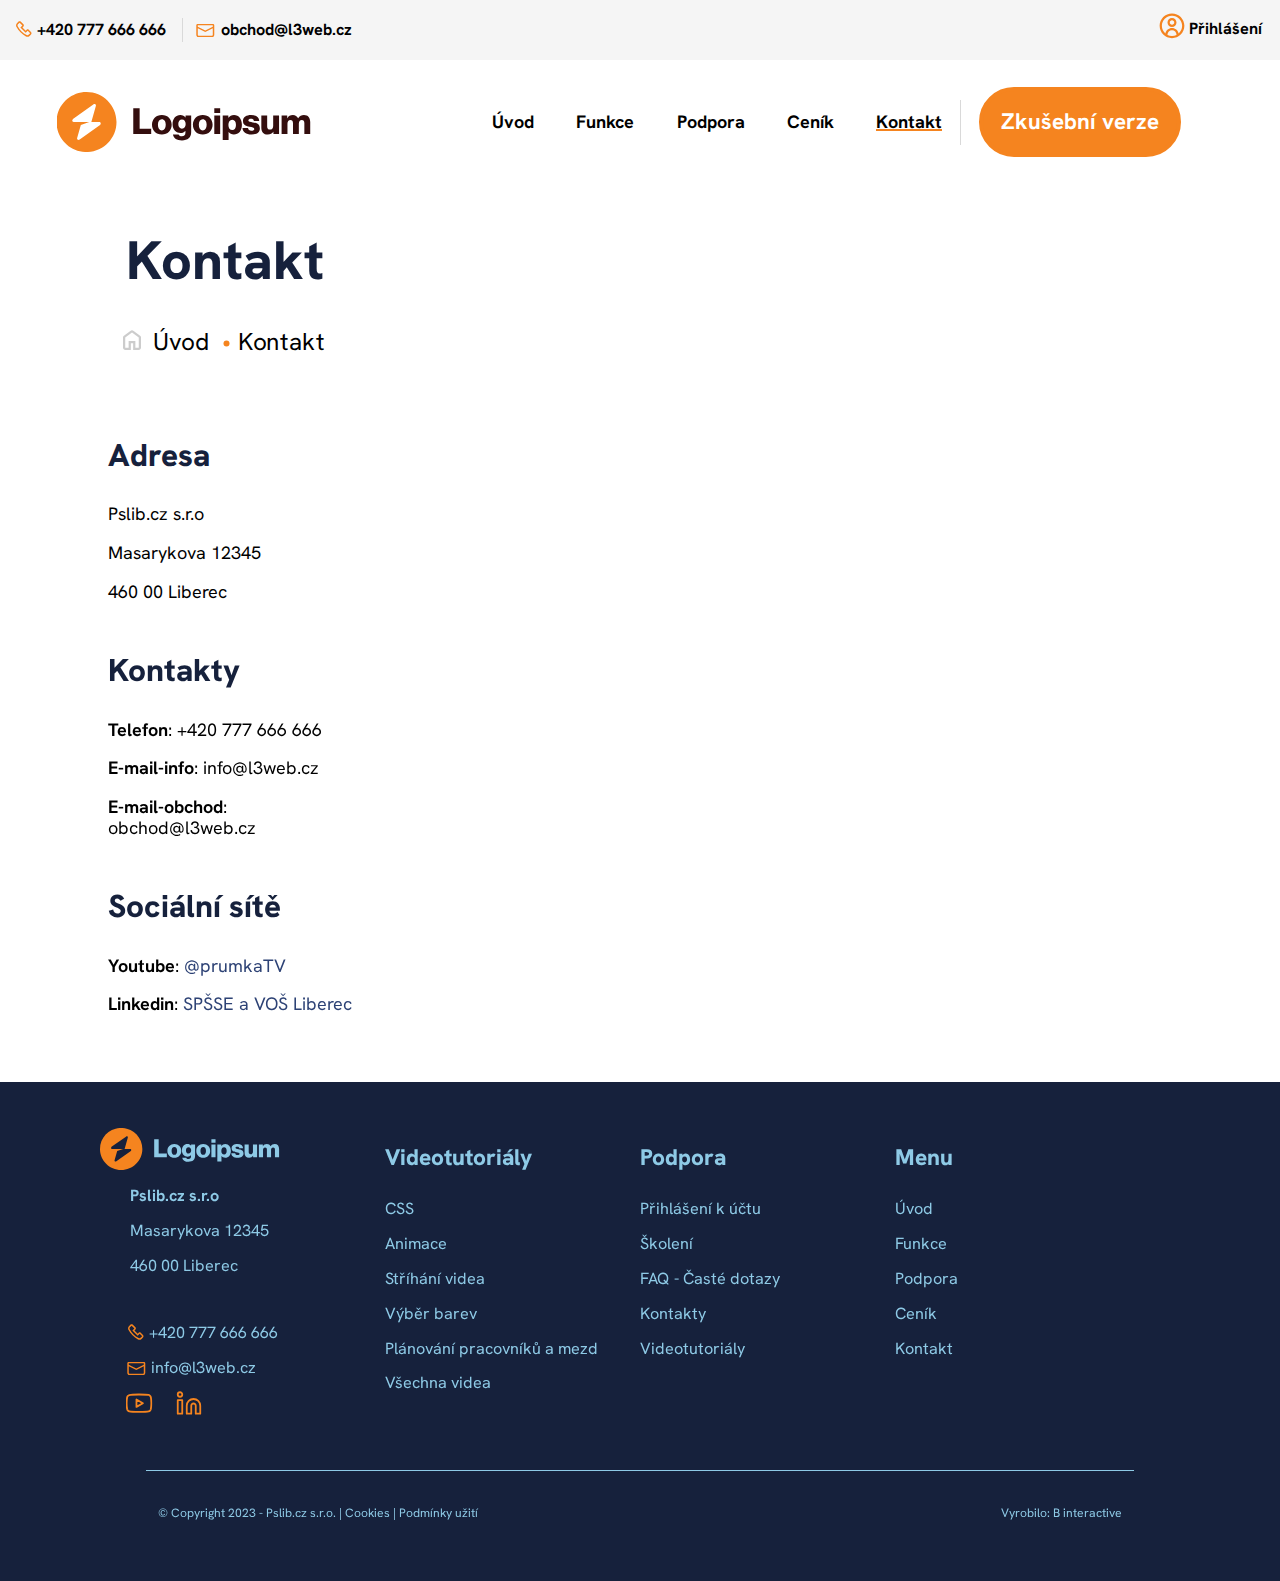
<file: kontakt.html>
<!DOCTYPE html>
<html lang="cs">
<head>
    <meta charset="UTF-8">
    <meta http-equiv="X-UA-Compatible" content="IE=edge">
    <meta name="viewport" content="width=device-width, initial-scale=1.0">
    <link rel="stylesheet" href="css/normalize.css">
    <link rel="stylesheet" href="css/font.css">
    <link rel="stylesheet" href="css/main.css">
    <link rel="stylesheet" href="css/hamburger.css">
    <script src="hamburger.js"></script>
    <title>Logoipsum | Kontakt</title>
</head>
<body>
    <header class="header">
        <div class="header__kontakt">
            <address class="header__kontakt__address">
                <p class="header__kontakt--phone phone smalltext bold"><a href="tel:+420777666666">+420 777 666 666</a></p>
                <p class="header__kontakt--mail mail smalltext bold"><a href="mailto:obchod@l3web.cz">obchod@l3web.cz</a></p>
            </address>
            <div class="header__kontakt--login">
                <p class="login smalltext bold"><a href="">Přihlášení</a></p>
            </div>
        </div>
        <h1 class="logo--hidden">Logoipsum</h1>
        <div class="header__box">
            <div class="logo--img header__logo--img">
                <a href="index.html">
                    <img src="ico/logo-default.svg" alt="Logoipsum">
                </a>
            </div >
            <div class="hamburger__box">
                <div class="hamburger-row">
                    <a href="javascript:void(0)" class="hamburger hamburger-btn hamburger-zone">
                        <span></span>
                        <span></span>
                        <span></span>
                    </a>
                </div>
                <nav class="hamburger-nav hamburger-zone bold">
                    <ul>
                        <li class="li--uvod"><a href="index.html">Úvod</a></li>
                        <li class="li--funkce"><a href="funkce.html">Funkce</a></li>
                        <li><a href="">Podpora</a></li>
                        <li><a href="">Ceník</a></li>
                        <li class="li--kontakt"><a href="">Kontakt</a></li>
                    </ul>
                </nav>
            </div >
           <div class="header__aside">
                <nav class="header__menu header__menu--kontakt bold">
                    <ul>
                        <li class="li--uvod"><a href="index.html">Úvod</a></li>
                        <li class="li--funkce"><a href="funkce.html">Funkce</a></li>
                        <li><a href="">Podpora</a></li>
                        <li><a href="">Ceník</a></li>
                        <li class="li--kontakt"><a href="">Kontakt</a></li>
                    </ul>
                </nav>
                <p class="button header__button"><a href="">Zkušební verze</a></p>
           </div>
        </div> 
        <div class="header__box--funkce">
            <div class="header__path smalltext">
                <a href="index.html">
                    <img src="ico/home.svg" alt="Tlačítko domů">
                </a>
                <a href="index.html">Úvod</a>
                <a href="funkce.html" class="header__path__funkce">Kontakt</a>
            </div>
            <h2>Kontakt</h2>
        </div>
    </header>
    <main class="main main--kontakt">
        <section class="section section--kontakt">
            <h3>Adresa</h3>
            <address>
                <p>Pslib.cz s.r.o</p>
                <p>Masarykova 12345</p>
                <p>460 00 Liberec</p>
            </address>
        </section>
        <div class="map-box">
                <iframe class="map" src="https://www.google.com/maps/embed?pb=!1m18!1m12!1m3!1d2313.7451534283887!2d15.062970208418472!3d50.772667346198475!2m3!1f0!2f0!3f0!3m2!1i1024!2i768!4f13.1!3m3!1m2!1s0x470936a093b2532d%3A0xcbad2aa240865c9a!2zUHLFr215c2xvdsOhIMWga29sYQ!5e0!3m2!1scs!2scz!4v1680703638753!5m2!1scs!2scz" width="800" height="600" style="border:0;" allowfullscreen="" loading="lazy" referrerpolicy="no-referrer-when-downgrade"></iframe>
        </div>
        <section class="section section--kontakt">          
            <h3>Kontakty</h3>
            <address>
                <p><span class="bold">Telefon</span>: <a href="tel:+420777666666">+420 777 666 666</a></p>
                <p><span class="bold">E-mail-info</span>: <a href="mailto:info@l3web.cz">info@l3web.cz</a></p>
                <p><span class="bold">E-mail-obchod</span>: <a href="mailto:obchod@l3web.cz">obchod@l3web.cz</a></p>
            </address>
        </section>
        <section class="section section--kontakt">
            <h3>Sociální sítě</h3>
            <address>
                <p><span class="bold">Youtube</span>: <a class="blue" href="https://www.youtube.com/user/prumkaTV">@prumkaTV</a></p>
                <p><span class="bold">Linkedin</span>: <a class="blue" href="https://cz.linkedin.com/school/spsse-a-vos-liberec/">SPŠSE a VOŠ Liberec</a></p>
            </address>
        </section>
    </main>
    <footer class="footer">
        <div class="footer__grid">
            <div class="footer__kontakt">
                <div class="logo--img footer__logo--img">
                    <a href="index.html">
                        <img src="ico/logo-footer.svg" alt="">
                    </a>
                </div>
                <address class="footer__kontakt__address">
                    <p class="bold">Pslib.cz s.r.o</p>
                    <p>Masarykova 12345</p>
                    <p>460 00 Liberec</p>
                </address>
                <address class="footer__kontakt__ico">
                    <p class="phone"><a href="tel:+420777666666">+420 777 666 666</a></p>
                    <p class="mail"><a href="mailto:info@l3web.cz">info@l3web.cz</a></p>
                </address>
                <div class="footer__kontakt__socials">
                    <a href="">
                        <img src="ico/youtube.svg" alt="YouTube">
                    </a>
                    <a href="">
                        <img src="ico/linkedin.svg" alt="Linkedin">
                    </a>
                </div>
            </div>
            <div class="footer_videos">
                <div class="footer__header">
                    <h4>Videotutoriály</h4>
                </div>
                <p><a href="">CSS</a></p>
                <p><a href="">Animace</a></p>
                <p><a href="">Stříhání videa</a></p>
                <p><a href="">Výběr barev</a></p>
                <p><a href="">Plánování pracovníků a mezd</a></p>
                <p><a href="">Všechna videa</a></p>
            </div>
            <div class="footer__support">
                <div class="footer__header">
                    <h4>Podpora</h4>
                </div>
                <p><a href="">Přihlášení k účtu</a></p>
                <p><a href="">Školení</a></p>
                <p><a href="">FAQ - Časté dotazy</a></p>
                <p><a href="">Kontakty</a></p>
                <p><a href="">Videotutoriály</a></p>
            </div>
            <div class="footer__menu">
                <div class="footer__header">
                    <h4>Menu</h4>
                </div>
                <p><a href="">Úvod</a></p>
                <p><a href="funkce.html">Funkce</a></p>
                <p><a href="">Podpora</a></p>
                <p><a href="">Ceník</a></p>
                <p><a href="">Kontakt</a></p>
            </div>
        </div>
        <div class="footer__footer">
            <div class="footer__footer__flex">
                <p>© Copyright 2023 - Pslib.cz s.r.o.   |<a href="">   Cookies    </a>|<a href="">   Podmínky užití</a></p>
                <p>Vyrobilo: B interactive</p>
            </div>
        </div>
    </footer>
</body>
</html>
</file>
<file: css/font.css>
@font-face {
    font-family: "Hanken" ;
    font-style: normal;
    src: url(../font/HankenGrotesk-VariableFont_wght.ttf);
}

@font-face {
    font-family: "Hanken" ;
    font-style: italic;
    src: url(../font/HankenGrotesk-Italic-VariableFont_wght.ttf);
}

html {
    font-family: "Hanken" ;
    font-size: 12px;
}

.bold {
    font-weight: bold;
}

.footer {
    font-size: 0.9em ;
}

.smalltext {
    font-size: 0.9em;
}

h1, h2, h3, h4 {
    font-weight: 800;
}

h2 {
    font-size: 3em;
}

h3 {
    font-size: 1.75em;
}

h4 {
    font-size: 1.4em;
}

.o-nas__main__article__text__name {
    font-weight: bold;
    font-size: 1.2em;
}

.o-nas__main__article__text__italic {
    font-style: italic;
    font-size: 0.9em;
}

.footer__footer {
    font-size: 0.75em;
}

.button a {
    font-weight: bold;
}

.section__questions__mail {
    font-size: 1.8em;
}

.section__questions__header {
    font-size: 2em;
}

@media (min-width: 1150px) {
    html {
        font-size: 18px;
    }
}
</file>
<file: css/main.css>
:root {
    --orange: #F5841F;
    --navy: #16213C;
    --lightblue: #8ECAE6;
    --lightgray: #F5F5F5;
    --gray: #D9D9D9;
    --blue: #2D4275;
    --black: #000000;
    --white: #FFFFFF;
    --lightblue-background: rgba(142, 202, 230, 0.12);
    --gray-background: rgba(217, 217, 217, 0.3)
}

html {
    overflow-x: hidden;
}

body {
    overflow-x: hidden;
}

img {
    width: 100%;
    display: block;
    margin: 0;
    padding: 0;
    object-fit: cover;
}

a {
    text-decoration: none;
    color: var(--black);
}

h2, h3 {
    color: var(--navy);
    text-align: center;
}

.orange {
    color: var(--orange);
}

.navy {
    color: var(--navy);
}

.blue {
    color: var(--blue);
}

.figure {
    margin: 0;
    padding: 0;
}

.section {
    padding: 1em 2em;
}

figcaption {
    font-size: 0;
}

address {
    font-style: normal;
}

.button {
    background-color: var(--orange);
    padding: 1em;
    text-align: center;
    border: 4px solid var(--orange);
    border-radius: 2em;
    width: fit-content;
    margin: auto;
}

.button a {
    color: white;
    font-size: 1.25em;
}

a:hover {
    text-decoration: underline;
}

.button:hover {
    background-color: transparent;
    border: 4px solid var(--orange);
}

.button:hover a {
    color: var(--navy);
    text-decoration: none;
}

.header__kontakt {
    background-color: var(--lightgray);
    display: flex;
    flex-direction: row;
    justify-content: space-between;
    padding: 1em;
}

.header__kontakt p {
    margin: 0;
}

.header__kontakt__address {
    display: flex;
    flex-direction: row;
    justify-content: space-around;
}

.phone::before {
    content: url(../ico/phone.svg);
    display: inline-block;
    margin-right: 0.5em;
}

.mail::before {
    content: url(../ico/mail.svg);
    display: inline-block;
    margin-right: 0.5em;
}

.login::before {
    content: url(../ico/login.svg);
    display: inline-block;
    margin-right: 0.5em;
}

.header__kontakt p {
    display: flex;
    align-items: center;
}

.phone::after {
    content: "";
    height: 1.5em;
    width: 1px;
    background-color: var(--gray);
    margin: 0 1em;
}

.logo--hidden {
    font-size: 0px; 
 
}

/*
h1.logo--hidden::before {
    content: url(../ico/logo-default.svg);
    width: auto;
}
*/

.header__box {
    margin: 1.5em;
    display: flex;
    flex-direction: row;
    justify-content: space-between;
}

.header__button {
    display: none;
}

.skola__list li {
    list-style-image: url(../ico/checkmark.svg) ;
}

.skola {
    display: grid;
    grid-template-columns: 1fr 1fr;
    grid-template-rows: auto;
    padding-bottom: 0;
}

.skola .section__header {
    grid-column: 1/3;
}

.skola p:first-of-type {
    grid-column: 1/3;
}

.skola__figure {
    grid-column: 2/3;
    grid-row: 3/5;
}

.skola__button {
    font-size: 0.9em;
}

.skola__figure img {
    border-radius: 1em;
}

.sponsors {
    display: grid;
    grid-template-columns: 1fr 20% 1fr ;
    margin: 2em;
}

.sponsors__logo--one {
    grid-column: 1/2;
    grid-row: 1/2;
}

.sponsors__logo--two {
    grid-column: 3/4;
    grid-row: 1/2;
    margin-top: 0.5em;
}

.sponsors__logo--three {
    grid-column: 2/3;
    grid-row: 2/3;
}

.sponsors__logo--four {
    grid-column: 1/2;
    grid-row: 3/4;
}

.sponsors__logo--five {
    grid-column: 3/4;
    grid-row: 3/4;
}

.vyhody {
    background-color: var(--lightblue-background);
    padding-top: 2em;
}

.vyhody__icons {
    display: flex;
    flex-direction: row;
    flex-wrap: wrap;
    justify-content: space-between;
}

.vyhody__icons p {
    width: 40%;
    text-align: center;
    display: flex;
    flex-direction: column;
    justify-content: space-between;
    margin: 0;
}

.vyhody__icons--time::before {
    content: url(../ico/time.svg);
    margin: 1em 0;
}

.vyhody__icons--people::before {
    content: url(../ico/people.svg);
    margin: 1em 0;
}

.vyhody__icons--arrows::before {
    content: url(../ico/arrows.svg);
    margin: 1em 0;
}

.vyhody__icons--note::before {
    content: url(../ico/note.svg);
    margin: 1em 0;
}

.vyhody__icons::after {
    content: "";
    width: 95%;
    height: 0;
    border: 1px;
    border-color: var(--lightblue);
    border-style: dashed;
    margin: 2em 0;
}

.vyhody__slider {
    display: grid;
    grid-template-columns: 1fr 1fr;
    grid-template-rows: auto;
    position: relative;
    grid-gap: 2em;
    margin-bottom: 2em;
}

.vyhody__slider--uvod::after {
    content: url(../ico/slider.svg);
    position: absolute;
    bottom: -1em;
    left: 0;
    right: 0;
    margin-left: auto;
    margin-right: auto;
    width: 24px;
}

.vyhody__slider__item {
    display: block;
    background-color: var(--white);
    margin: 1em 0;
    padding: 1em;
    padding-bottom: 2em;
    border-radius: 1em;
    box-shadow: 1px 1px 5px var(--gray);
    position: relative;
}

.vyhody__slider__item:hover {
    text-decoration: none;
}

.vyhody__slider__item:hover .vyhody__slider__item__header {
    color: var(--orange);
}

.vyhody__slider__item:hover::after {
    content: url(../ico/arrow-hover.svg);
    display: block;
    position: absolute;
    bottom: -12px;
    left: 15px;
}

.vyhody__slider__item > p {
    max-height: 3.5em;
    overflow: hidden;
    margin: 0;
}


.pribeh__box {
    max-width: 80%;
    margin-left: auto;
    margin-right: auto;
    display: flex;
    flex-direction: column;
    align-content: center;
}

.pribeh__box > p {
    max-height: 4.5em;
    overflow: hidden;
}

.o-nas__main__article {
    display: flex;
    flex-direction: row;
    gap: 2em;
    margin: 1.5em 0;
}

.o-nas__main__article__text > p.smalltext {
    max-height: 3.5em;
    overflow: hidden;
}

.o-nas__main__article__text {
    max-width: 55%;
}

.o-nas__main__article__text__italic {
    margin-top: 0;
}

.o-nas__main__article__text__name {
    margin-bottom: 0.5em;
}

.o-nas::before, .aktuality::before, .skola::after {
    display: block;
    content: "";
    width: 95%;
    height: 1px;
    background-color: var(--gray);
    margin: 1em 0;
}

.skola::after {
    grid-column: 1/3;
    margin-top: 3em;
}

.aktuality__main__item--first::before {
    content: url(../ico/news_21.svg);
    margin: 1.5em;
}

.aktuality__main__item--second::before {
    content: url(../ico/news_8.svg);
    margin: 1.5em;
}

.aktuality__main__item {
    display: flex;
    flex-direction: row;
    gap: 1em;
}

.aktuality__main__item__button > a {
    color: var(--orange);
}

.footer {
    color: var(--lightblue);
    background-color: var(--navy);
    margin-top: 3em;
}

.footer__grid {
    display: grid;
    grid-template-columns: 1fr 1fr;
        padding: 2em;
}

.footer a {
    color: var(--lightblue);
}

.footer__header--logo {
    font-size: 0;
}

/*
.footer__header--logo::before {
    display: block;
    content: "";
    background-image: url(../ico/logo-footer.svg);
    background-size: contain;
    background-repeat: no-repeat;
    width: 120px;
    height: 30px;
    padding-top: 2em;
}
*/

.footer__kontakt {
    padding-top: 1.3em;
}

.footer__kontakt__ico {
    margin-top: 3em;

}

/*
.footer__kontakt::after {
    display: block;
    content: url(../ico/socials.svg);
    margin-top: 2em;
}
*/

.footer__footer::before {
    display: block;
    content: "";
    width: 100%;
    height: 0.5px;
    background-color: var(--lightblue);
}

.footer__footer__flex {
    padding: 2em 1em;
    display: flex;
    flex-direction: row;
    flex-wrap: nowrap;
    justify-content: space-between;
}

.logo--img {
    display: flex;
    align-items: center;
}

.footer__logo--img {
    max-width: 120px;
    margin-bottom: 1.5em;
}

.footer__kontakt__socials a {
    display: block;
    width: 18px;
}

.footer__kontakt__socials {
    display: flex;
    flex-direction: row;
    gap: 2em;
}

.vyhody__slider a {
    display: block;

}

.header__path {
    display: flex;
    flex-direction: row;
    align-items: center;
    gap: 1em;
    padding: 1em;
}

.header__path::after {
    content: "";
    display: block;
    width: 3px;
    height: 3px;
    background-color: var(--orange);
    border-radius: 50%;
}

.header__path__funkce {
    order: 1;
}

.main__header {
    display: flex;
    flex-direction: row;
    justify-content: space-between;
    flex-wrap: nowrap;
    padding: 1em;
}

.main__header h3 {
    text-align: start;
    margin-top: 0;
}

.main__header__video {
    display: flex;
    flex-direction: column;
    justify-content: space-evenly;
}

.vyhody__slider--funkce {
    background-color: var(--gray-background);

}

.ico-video--hover {
    display: none;
}

.main__header__video:hover .ico-video--regular {
    display: none;
}

.main__header__video:hover .ico-video--hover {
    display: block;
}

.section__questions {
    text-align: center;
}

.section__questions__mail {
    margin: 1.5em;
    display: block;
}

.map-box {
    display: flex;
    flex-direction: row;
    justify-content: center;
}

.map {
    max-width: 75vw;
}

.section--kontakt address {
    text-align: center;
}


@media (min-width: 1150px) {

    .section__header {
        margin: 2em auto;
    }
    
    .header__menu ul {
        display: flex;
        flex-direction: row;
        justify-content: space-between;
        width: 25em;
    }

    .header__aside {
        display: flex;
        flex-direction: row;
        justify-content: space-around;
        align-items: center;
        gap: 1em;
    }

    .header__button {
        display: block ;
        margin: 0;
        order: 1;
    }

    .header__menu {
        display: flex;
        align-items: center;
    }

    .header__menu ul li {
        list-style: none;
    }

    .header__box {
        padding: 0 4em;
    }

    .header__aside::after {
        content: "";
        display: block;
        height: 2.5em;
        width: 1px;
        background-color: var(--gray);
    }

    .section {
        padding: 0 6em;
    }

    .sponsors {
        display: flex;
        flex-direction: row;
        margin: 2em 15em;
        justify-content: space-evenly;
        align-items: center;
    }

    .vyhody {
        padding-top: 1em;
        padding-bottom: 2em;
    }

    .vyhody__icons p {
        max-width: 25%;
    }

    .vyhody__icons {
        flex-wrap: wrap;
    }

    .vyhody__icons--note::before {
        scale: 1.5;
    }

    .vyhody__icons--arrows::before {
        scale: 1.5;
    }

    .vyhody__icons--people::before {
        scale: 1.5;
    }

    .vyhody__icons--time::before {
        scale: 1.5;
    }

    .vyhody__slider {
        grid-template-columns: repeat(4, 1fr);
    }

    .pribeh {
        display: grid;
        grid-template-columns: 1fr 1fr;
        grid-template-rows: auto;
   }

   .pribeh__box {
    display: flex;
    flex-direction: column;
    justify-content: space-evenly;
   }

   .pribeh .section__header {
        grid-column: 1/3;
   }

   .pribeh__figure {
    grid-column:  2/3;    
    grid-row: 2/4;
   }

    .o-nas__main {
        display: flex;
        flex-direction: row;
        width: auto;
    }

    .o-nas__main__article figure {
        margin: auto;
        scale: 1.2;
    }

    .o-nas__main__article__text {
        scale: 0.8;
    }

    .o-nas__main__article {
        gap: 0;
    }

    .aktuality__main {
        display: flex;
        flex-direction: row;
        justify-content: space-between;
    }

    .aktuality__main__item--first::before {
        scale: 1.5;
        padding-top: .5em;
    }

    .aktuality__main__item--second::before {
        scale: 1.5;
        padding-top: 0.5em;
    }

    .footer {
        padding: 0 6em;
    }

    .footer__grid {
        grid-template-columns: repeat(4, 1fr);
    }

    .footer__grid__box {
        padding-left: 4em;
    }

    .footer__footer {
        padding: 2em 4em;
    }

    .vyhody__slider__item:hover::after {
        scale: 1.5;
    }

    .phone::before {
        scale: 1.5;
    }

    .mail::before {
        scale: 1.5;
    }

    .login::before {
        scale: 1.5;
    }

    .footer__kontakt__socials a {
        scale: 1.5;
    }

    .logo--img {
        scale: 1.5;
    }
    
    .skola .section__header {
        grid-column: 1/2;
        margin: 0;
    }

    .skola .section__header h2 {
        margin: 0;
        text-align: left;
    }

    .skola p:first-of-type {
        grid-column: 1/2;
        font-size: 1.5em;
    }

    .skola__figure {
        grid-row: 1/5;
    }

    .skola__button {
        margin-left: 0;
    }

    .skola__list li {
        font-size: 1.5em;
    }

    .main__header div {
         max-width: 60%;
    }

    .main--funkce {
        padding: 0 6em;
    }

    .vyhody__slider--funkce {
        padding: 2em;
        border-radius: 2em;
    }

    .header__path a img {
        display: inline-block;
    }

    .header__path a {
        scale: 1.5;
    }

    .header__path::after {
        scale: 2;
    }

    .header__path {
        gap: 1.5em;
        order: 1;
        padding-left: 0;
    }

    .vyhody__slider--funkce::after {
        content: url(../ico/slider.svg);
        position: absolute;
        bottom: 1em;
        left: 0;
        right: 0;
        margin-left: auto;
        margin-right: auto;
        width: 24px;
    }

    .header__box--funkce {
        display: flex;
        flex-direction: column;
        padding-left: 7em;
        margin-bottom: 2em;
    }

    .header__box--funkce h2 {
        margin-bottom: 0.5em;
        text-align: left;
    }

    .header__menu--funkce .li--funkce {
        text-decoration: underline var(--orange) solid 2px;
    }

    .header__menu--uvod .li--uvod {
        text-decoration: underline var(--orange) solid 2px;
    }

    .section--kontakt h3 {
        text-align: left;
    }

    .main--kontakt {
        display: grid;
        grid-template-columns: 1fr 1fr;
    }

    .map-box {
        grid-column: 2/3;
        grid-row: 1/4;
    }

    .section--kontakt address {
        text-align: left;
    }

    .header__menu--kontakt .li--kontakt {
        text-decoration: underline var(--orange) solid 2px;
    }

}
</file>
<file: css/hamburger.css>
:root {
    --orange: #F5841F;
    --navy: #16213C;
    --lightblue: #8ECAE6;
    --lightgray: #F5F5F5;
    --gray: #D9D9D9;
    --blue: #2D4275;
    --black: #000000;
    --white: #FFFFFF;
    --lightblue-background: rgba(142, 202, 230, 0.12);
    --gray-background: rgba(217, 217, 217, 0.3)
}

.hamburger {
    --rotate-time: .15s;
    --move-time: .1s;
}

.hamburger {
    width: 60px;
    height: 45px;
    position: relative;
    display: block;
}
  
.hamburger span {
    position: absolute;
    height: 9px;
    width: 100%;
    background: var(--orange);
    border-radius: 4.5px;
    left: 0;
}

.hamburger span:nth-child(1) { top: 0px; transition: 0.3s; }

.hamburger span:nth-child(2) { top: 18px; transition: 0.3s; }
  
.hamburger span:nth-child(3) { bottom: 0px; transition: 0.3s; }

.hamburger__box {
    position: relative;
}

.hamburger-nav {
    /*position: absolute;
    transform: scaleX(0);
    transition: 0.3s;
    transform-origin: center;*/
    display: hidden;
    width: 100%;
    position: absolute;
    left: 0;
    right: -2000px;
    margin-left: auto;
    margin-right: auto;
    transition: 0.5s;
    transition-timing-function: ease-in-out;
    transform-origin: center;
}

@media screen and (max-width: 1150px) { 
    .header__aside {
        display: none;
    }

    .header__box {
        position: relative;
    }

    .hamburger__box {
        position: absolute;
        width: 100vw;
        margin-left: -1.5em;
        margin-top: -1.5em;
    }

    .hamburger__row {
        position: relative;
    }

    .hamburger {
        position: absolute;
        right: 1em;
        z-index: 2;
        margin: 1em;
    }

    .hamburger-nav li {
        text-align: center;
        list-style: none;
    }
    
    .hamburger.active span:first-child {
        transform: rotate(45deg) translate(13px, 13px);
        transition: 0.3s;
        background-color: var(--navy);
    }

    .hamburger.active span:last-child {
        transform: rotate(-45deg) translate(13px, -13px);
        transition: 0.3s;
        background-color: var(--navy);
    }

    .hamburger.active span:nth-child(2) {
        transform: translate(100px);
        transition: 0.3s;
        transition-delay: 0.15s;
        visibility: hidden;
        background-color: var(--navy);
    }

    .hamburger-nav.active {
        width: 100%;
        position: absolute;
        left: 0;
        right: 0;
        margin-left: auto;
        margin-right: auto;
        transition: 0.5s;
        transition-timing-function: ease-in-out;
        transform-origin: center;
        background-color: var(--lightgray);
    }

    .hamburger-nav ul {
        padding-left: 0;
        margin-bottom: 0;
    }

    .hamburger-nav ul li a {
        color: var(--navy);
    }

    .hamburger-nav ul li {
        border-bottom: solid 2px var(--orange);
        margin: 0.5em 0;
        font-size: 1.25em;
    }

    .hamburger-nav ul li.li--kontakt {
        margin-bottom: 0;
    }
}

@media  (min-width: 1150px) {
    .hamburger__box {
        display: none;
    }
}
</file>
